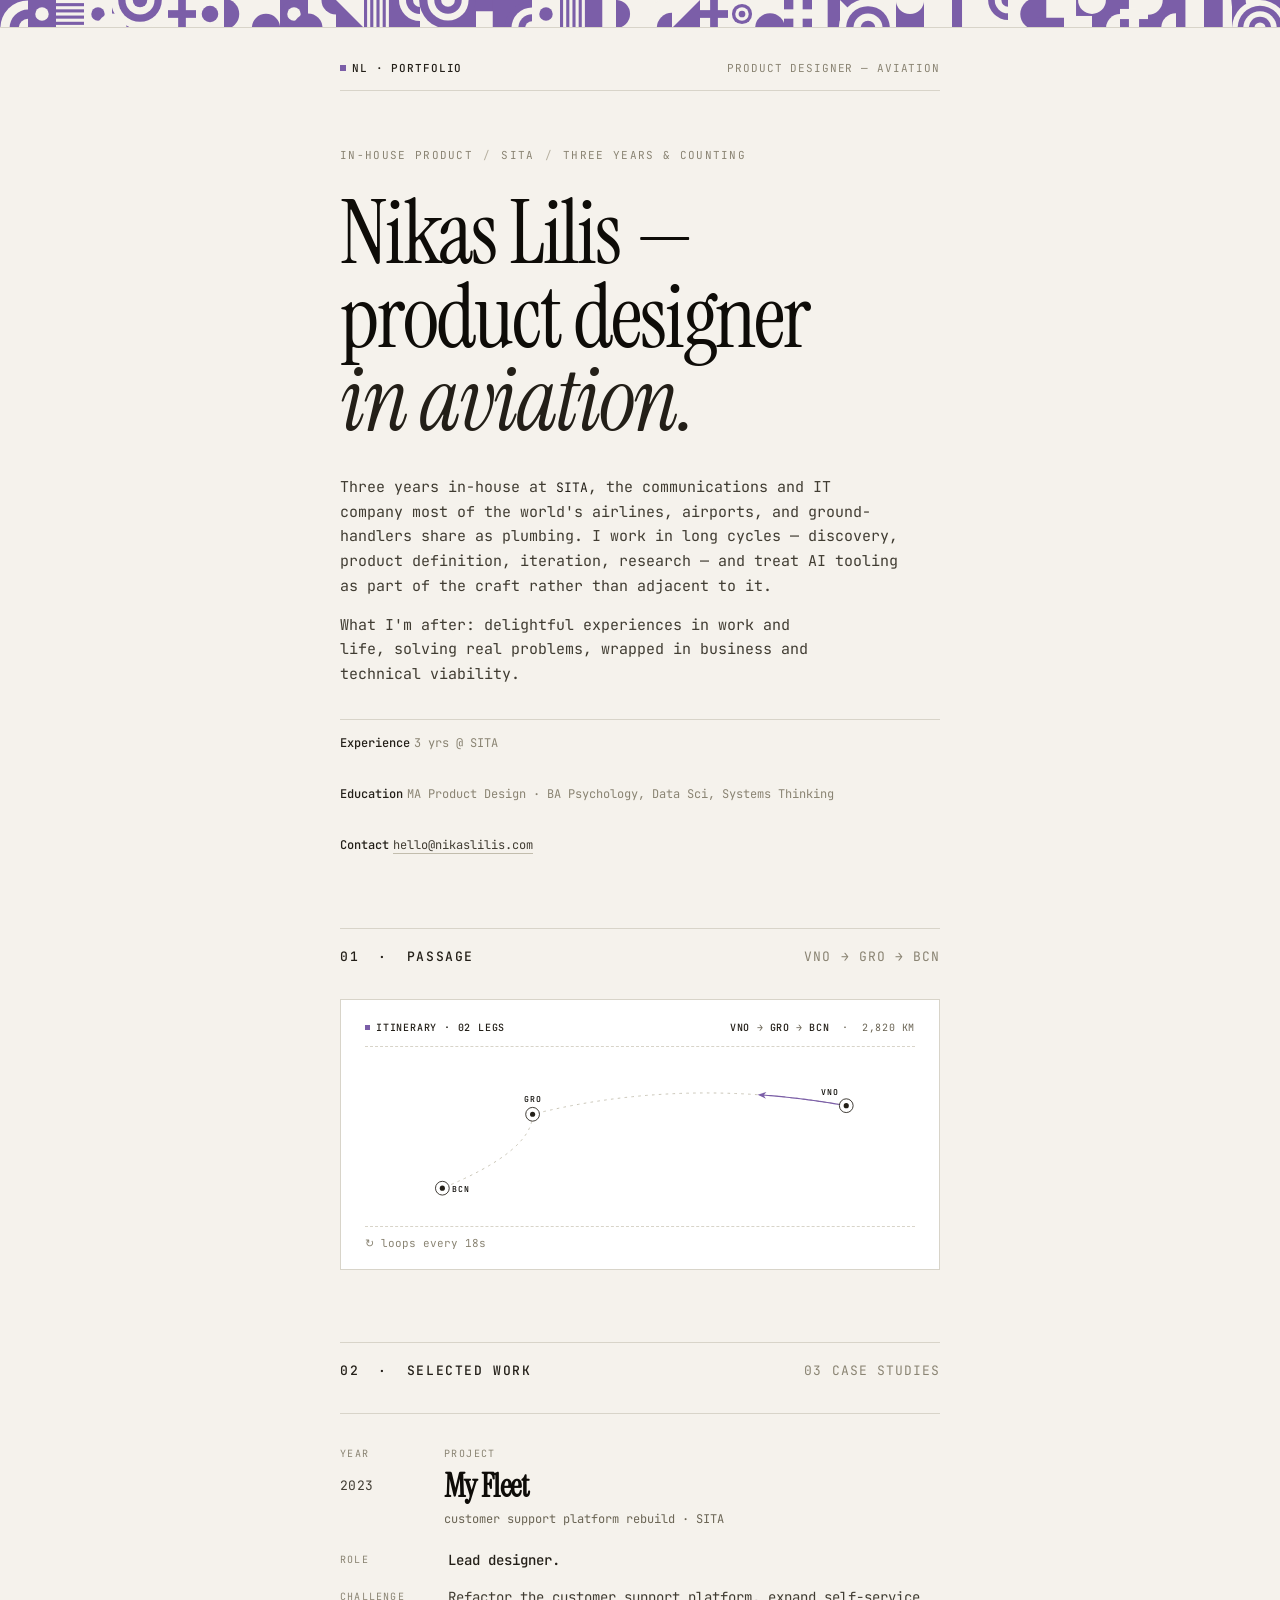
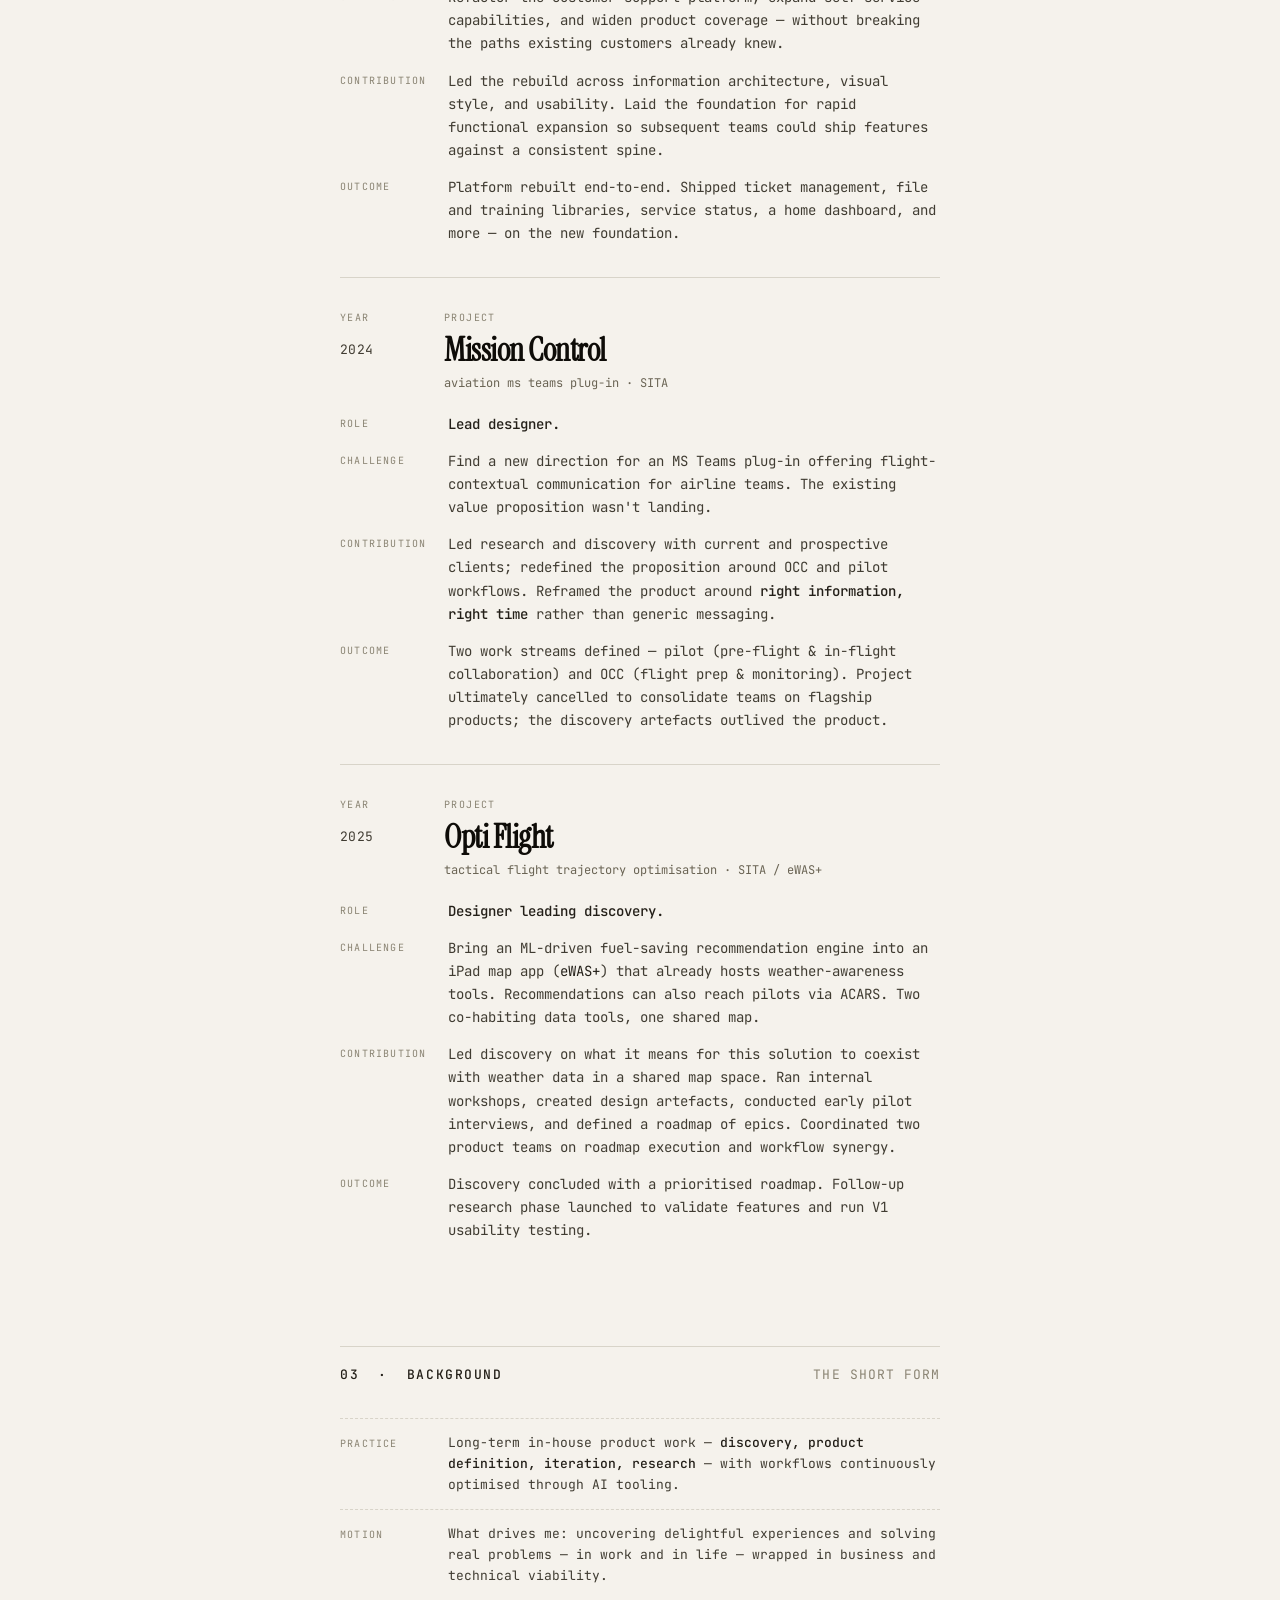
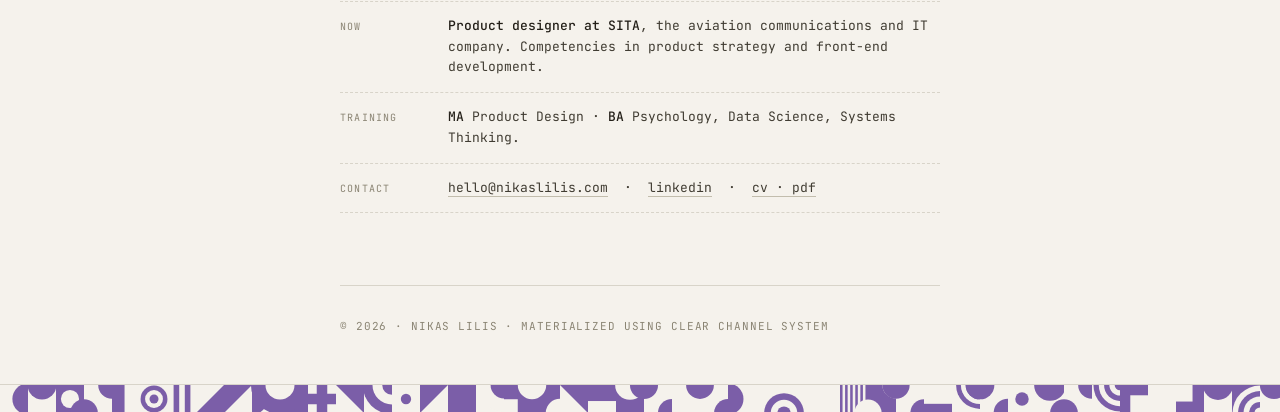
<file: index.html>
<!doctype html>
<html lang="en">
<head>
<meta charset="utf-8">
<meta name="viewport" content="width=device-width,initial-scale=1">
<title>Nikas Lilis — Product Designer</title>
<link rel="preconnect" href="https://fonts.googleapis.com">
<link rel="preconnect" href="https://fonts.gstatic.com" crossorigin>
<link href="https://fonts.googleapis.com/css2?family=Instrument+Serif:ital@0;1&family=JetBrains+Mono:wght@400;500&display=swap" rel="stylesheet">
<style>
/* ─────────────────────────────────────────────────────────────
   Clear Channel — light mode, editorial
   Tokens adapted from the handoff bundle. Accent: ube purple.
   ───────────────────────────────────────────────────────────── */
:root {
  --bg-0: #f5f2ec;
  --bg-1: #ffffff;
  --bg-2: #efece5;
  --bg-3: #e8e4db;

  --line-1: #d8d4c9;
  --line-2: #c2bdad;
  --line-3: #a8a392;

  --fg-5: #b6b0a0;
  --fg-4: #8a8473;
  --fg-3: #6a6454;
  --fg-2: #403c32;
  --fg-1: #231f18;
  --fg-0: #0e0c08;

  --acc: #7b5ea8;
  --acc-soft: #e0d5ef;

  --font-mono: 'JetBrains Mono','SF Mono','Monaco',ui-monospace,monospace;
  --font-serif: 'Instrument Serif', Georgia, 'Times New Roman', serif;

  --s1: 4px; --s2: 8px; --s3: 12px; --s4: 16px;
  --s5: 24px; --s6: 32px; --s7: 48px; --s8: 64px; --s9: 96px;
}

*, *::before, *::after { box-sizing: border-box; margin: 0; padding: 0; }

html { scroll-behavior: smooth; }

body {
  background: var(--bg-0);
  color: var(--fg-2);
  font-family: var(--font-mono);
  font-size: 14px;
  line-height: 1.6;
  font-weight: 400;
  -webkit-font-smoothing: antialiased;
  -moz-osx-font-smoothing: grayscale;
}

::selection { background: var(--fg-1); color: var(--bg-0); }

a {
  color: var(--fg-2);
  text-decoration: none;
  border-bottom: 1px solid var(--line-2);
  transition: border-color 0.2s, color 0.2s;
}
a:hover { color: var(--fg-0); border-bottom-color: var(--fg-1); }

/* ── LAYOUT ── */
.page {
  max-width: 680px;
  margin: 0 auto;
  padding: 32px 40px 48px;
}

/* ── UBE TILE BANDS ── */
.band {
  display: block;
  width: 100%;
  height: 28px;
  background: var(--bg-0);
}
#bandTop    { border-bottom: 1px solid var(--line-1); }
#bandBottom { border-top:    1px solid var(--line-1); }

@media (max-width: 720px) {
  .page { padding: 40px 24px 72px; }
}

/* ── MASTHEAD ── */
.masthead {
  display: flex; justify-content: space-between; align-items: baseline;
  border-bottom: 1px solid var(--line-1);
  padding-bottom: 12px;
  margin-bottom: 56px;
  font-size: 11px;
  letter-spacing: 0.08em;
  text-transform: uppercase;
  color: var(--fg-4);
  gap: 16px;
  flex-wrap: wrap;
}
.masthead .mono-id { color: var(--fg-1); font-weight: 500; }
.masthead .dot {
  display: inline-block; width: 6px; height: 6px;
  background: var(--acc);
  margin-right: 6px; vertical-align: 1px;
  animation: pulse 2.4s ease-in-out infinite;
}
@keyframes pulse { 0%, 100% { opacity: 1 } 50% { opacity: 0.25 } }

/* ── HERO ── */
.kicker {
  font-size: 11px; letter-spacing: 0.12em; text-transform: uppercase;
  color: var(--fg-4); margin-bottom: 28px;
}
.kicker .bar { color: var(--fg-5); margin: 0 10px; }

.title {
  font-family: var(--font-serif);
  font-size: 88px;
  line-height: 0.95;
  letter-spacing: -0.025em;
  color: var(--fg-0);
  margin: 0 0 32px;
  font-weight: 400;
  text-wrap: balance;
}
.title i { font-style: italic; color: var(--fg-1); }

@media (max-width: 720px) {
  .title { font-size: 56px; }
}

.lede {
  font-size: 15px; line-height: 1.65; color: var(--fg-2);
  max-width: 560px; margin-bottom: 14px;
  text-wrap: pretty;
}
.lede .mono { font-family: var(--font-mono); font-size: 13px; color: var(--fg-1); }

.meta {
  font-size: 12px; color: var(--fg-4); margin-top: 32px;
  display: flex; gap: 32px; flex-wrap: wrap;
  border-top: 1px solid var(--line-1);
  padding-top: 14px;
}
.meta b { color: var(--fg-1); font-weight: 500; margin-right: 4px; }

/* ── SECTION HEADER ── */
.h2 {
  display: flex; justify-content: space-between; align-items: baseline;
  font-family: var(--font-mono);
  font-size: 13px;
  text-transform: uppercase;
  letter-spacing: 0.12em;
  color: var(--fg-1);
  font-weight: 500;
  border-top: 1px solid var(--line-1);
  padding-top: 18px;
  margin: 72px 0 32px;
  gap: 16px;
}
.h2 .count { color: var(--fg-4); font-weight: 400; letter-spacing: 0.08em; }

/* ── VIZ (looping flight path) ── */
.viz {
  background: var(--bg-1);
  border: 1px solid var(--line-1);
  padding: 20px 24px 16px;
  margin: 0 0 32px;
}
.viz-strip {
  display: flex; justify-content: space-between; align-items: baseline;
  font-size: 10px; letter-spacing: 0.1em; text-transform: uppercase;
  color: var(--fg-4); padding-bottom: 10px;
  border-bottom: 1px dashed var(--line-1);
  margin-bottom: 14px;
  gap: 12px; flex-wrap: wrap;
}
.viz-strip .flt { color: var(--fg-1); font-weight: 500; letter-spacing: 0.08em; }
.viz-strip .flt .pulse {
  display: inline-block; width: 5px; height: 5px; background: var(--acc);
  margin-right: 6px; vertical-align: 1px;
  animation: pulse 2.4s ease-in-out infinite;
}
.viz-strip .times { color: var(--fg-3); letter-spacing: 0.06em; }
.viz-strip .times b { color: var(--fg-1); font-weight: 500; }

.viz-head {
  display: flex; justify-content: space-between; align-items: baseline;
  font-size: 11px; letter-spacing: 0.08em; text-transform: uppercase;
  color: var(--fg-4); margin-bottom: 14px;
  gap: 12px;
}
.viz-head .place { color: var(--fg-1); font-weight: 500; letter-spacing: 0.04em; }
.viz-head .place em {
  font-family: var(--font-serif); font-style: italic;
  font-size: 15px; letter-spacing: 0; text-transform: none;
  color: var(--fg-0); margin-right: 8px;
}
.viz svg { display: block; width: 100%; height: auto; }
.viz-caption {
  font-size: 11px; color: var(--fg-4); margin-top: 10px;
  display: flex; justify-content: space-between; gap: 12px;
  border-top: 1px dashed var(--line-1); padding-top: 8px;
}
.viz-caption .src { font-family: var(--font-mono); }

/* ── CASE STUDIES ── */
.case {
  padding: 32px 0;
  border-top: 1px solid var(--line-1);
}

.case-head {
  display: grid;
  grid-template-columns: 80px 1fr;
  column-gap: 24px;
  align-items: start;
  margin-bottom: 20px;
}
.case-head .col-label {
  font-family: var(--font-mono);
  font-size: 10px;
  text-transform: uppercase;
  letter-spacing: 0.14em;
  color: var(--fg-4);
  padding-bottom: 8px;
}
.case-date {
  font-family: var(--font-mono);
  font-size: 13px;
  color: var(--fg-2);
  letter-spacing: 0.02em;
  padding-top: 6px;
}
.case-title {
  font-family: var(--font-serif);
  font-size: 32px;
  color: var(--fg-0);
  line-height: 1.05;
  letter-spacing: -0.015em;
  margin: 0;
}
.case-sub {
  font-family: var(--font-mono);
  font-size: 12px;
  color: var(--fg-3);
  margin-top: 6px;
  letter-spacing: 0;
}

.case-body {
  display: grid;
  grid-template-columns: 88px 1fr;
  column-gap: 20px;
  row-gap: 14px;
  margin-top: 20px;
}
.case-body dt {
  font-family: var(--font-mono);
  font-size: 10px;
  letter-spacing: 0.12em;
  text-transform: uppercase;
  color: var(--fg-4);
  padding-top: 3px;
}
.case-body dd {
  font-size: 14px;
  line-height: 1.65;
  color: var(--fg-2);
  text-wrap: pretty;
}
.case-body dd b { color: var(--fg-1); font-weight: 500; }

@media (max-width: 560px) {
  .case-head { grid-template-columns: 1fr; column-gap: 0; }
  .case-head .col-label { display: none; }
  .case-body { grid-template-columns: 1fr; row-gap: 4px; }
  .case-body dd { margin-bottom: 10px; }
}

/* ── BACKGROUND LIST ── */
.bg-rows { margin: 0; }
.bg-row {
  display: grid;
  grid-template-columns: 88px 1fr;
  column-gap: 20px;
  padding: 14px 0;
  border-bottom: 1px dashed var(--line-1);
  font-size: 13px;
  align-items: baseline;
}
.bg-row:first-child { border-top: 1px dashed var(--line-1); }
.bg-row .k {
  font-family: var(--font-mono);
  font-size: 10px;
  letter-spacing: 0.12em;
  text-transform: uppercase;
  color: var(--fg-4);
}
.bg-row .v { color: var(--fg-2); }
.bg-row .v b { color: var(--fg-1); font-weight: 500; }

/* ── SIGN-OFF ── */
.signoff {
  margin-top: 72px;
  padding-top: 32px;
  border-top: 1px solid var(--line-1);
  display: flex; justify-content: space-between; align-items: flex-end;
  color: var(--fg-4); font-size: 11px; letter-spacing: 0.08em;
  text-transform: uppercase;
  gap: 16px;
}
.signoff .mark {
  font-family: var(--font-serif);
  font-size: 42px; line-height: 1; color: var(--fg-0);
  letter-spacing: -0.02em;
  font-style: italic;
  text-transform: none;
}
</style>
</head>
<body>

<canvas id="bandTop" class="band" aria-hidden="true"></canvas>

<div class="page">

  <!-- Masthead -->
  <div class="masthead">
    <div><span class="dot"></span><span class="mono-id">NL · PORTFOLIO</span></div>
    <div>Product designer — aviation</div>
  </div>

  <!-- Hero -->
  <div class="kicker">
    in-house product<span class="bar">/</span>sita<span class="bar">/</span>three years &amp; counting
  </div>
  <h1 class="title">
    Nikas Lilis —<br>
    product designer<br>
    <i>in aviation.</i>
  </h1>

  <p class="lede">
    Three years in-house at <span class="mono">SITA</span>, the communications
    and IT company most of the world's airlines, airports, and ground-handlers
    share as plumbing. I work in long cycles — discovery, product definition,
    iteration, research — and treat AI tooling as part of the craft rather than
    adjacent to it.
  </p>
  <p class="lede">
    What I'm after: delightful experiences in work and life, solving real
    problems, wrapped in business and technical viability.
  </p>

  <div class="meta">
    <div><b>Experience</b>3 yrs @ SITA</div>
    <div><b>Education</b>MA Product Design · BA Psychology, Data Sci, Systems Thinking</div>
    <div><b>Contact</b><a href="#">hello@nikaslilis.com</a></div>
  </div>

  <!-- Flight path viz -->
  <h2 class="h2">
    <span>01 &nbsp;·&nbsp; Passage</span>
    <span class="count">vno → gro → bcn</span>
  </h2>

  <div class="viz">
    <div class="viz-strip">
      <div class="flt"><span class="pulse"></span>itinerary · 02 legs</div>
      <div class="times"><b>VNO</b> → <b>GRO</b> → <b>BCN</b> &nbsp;·&nbsp; 2,820 km</div>
    </div>

    <svg id="pathViz" viewBox="0 0 640 180" aria-hidden="true">
      <!-- dashed full path -->
      <path id="pathFull" d="" fill="none" stroke="var(--line-2)" stroke-width="1" stroke-dasharray="3 5"/>
      <!-- traced (accent) path -->
      <path id="pathTraced" d="" fill="none" stroke="var(--acc)" stroke-width="1.4"/>
      <!-- city markers + labels -->
      <g id="cities"></g>
      <!-- aircraft marker -->
      <g id="plane">
        <path d="M 0 -6 L 4 4 L 0 1 L -4 4 Z" fill="var(--acc)"/>
      </g>
    </svg>

    <div class="viz-caption">
      <div class="src">↻ loops every 18s</div>
    </div>
  </div>

  <!-- Selected work -->
  <h2 class="h2">
    <span>02 &nbsp;·&nbsp; Selected work</span>
    <span class="count">03 case studies</span>
  </h2>

  <!-- Case 1 -->
  <article class="case" id="my-fleet">
    <header class="case-head">
      <div class="col-label">Year</div>
      <div class="col-label">Project</div>
      <div class="case-date">2023</div>
      <div>
        <h3 class="case-title">My Fleet</h3>
        <div class="case-sub">customer support platform rebuild · SITA</div>
      </div>
    </header>
    <dl class="case-body">
      <dt>Role</dt>
      <dd><b>Lead designer.</b></dd>

      <dt>Challenge</dt>
      <dd>
        Refactor the customer support platform, expand self-service
        capabilities, and widen product coverage — without breaking the
        paths existing customers already knew.
      </dd>

      <dt>Contribution</dt>
      <dd>
        Led the rebuild across information architecture, visual style,
        and usability. Laid the foundation for rapid functional expansion
        so subsequent teams could ship features against a consistent spine.
      </dd>

      <dt>Outcome</dt>
      <dd>
        Platform rebuilt end-to-end. Shipped ticket management, file and
        training libraries, service status, a home dashboard, and more —
        on the new foundation.
      </dd>
    </dl>
  </article>

  <!-- Case 2 -->
  <article class="case" id="mission-control">
    <header class="case-head">
      <div class="col-label">Year</div>
      <div class="col-label">Project</div>
      <div class="case-date">2024</div>
      <div>
        <h3 class="case-title">Mission Control</h3>
        <div class="case-sub">aviation ms teams plug-in · SITA</div>
      </div>
    </header>
    <dl class="case-body">
      <dt>Role</dt>
      <dd><b>Lead designer.</b></dd>

      <dt>Challenge</dt>
      <dd>
        Find a new direction for an MS Teams plug-in offering
        flight-contextual communication for airline teams. The existing
        value proposition wasn't landing.
      </dd>

      <dt>Contribution</dt>
      <dd>
        Led research and discovery with current and prospective clients;
        redefined the proposition around OCC and pilot workflows. Reframed
        the product around <b>right information, right time</b> rather than
        generic messaging.
      </dd>

      <dt>Outcome</dt>
      <dd>
        Two work streams defined — pilot (pre-flight &amp; in-flight
        collaboration) and OCC (flight prep &amp; monitoring). Project
        ultimately cancelled to consolidate teams on flagship products;
        the discovery artefacts outlived the product.
      </dd>
    </dl>
  </article>

  <!-- Case 3 -->
  <article class="case" id="opti-flight">
    <header class="case-head">
      <div class="col-label">Year</div>
      <div class="col-label">Project</div>
      <div class="case-date">2025</div>
      <div>
        <h3 class="case-title">Opti Flight</h3>
        <div class="case-sub">tactical flight trajectory optimisation · SITA / eWAS+</div>
      </div>
    </header>
    <dl class="case-body">
      <dt>Role</dt>
      <dd><b>Designer leading discovery.</b></dd>

      <dt>Challenge</dt>
      <dd>
        Bring an ML-driven fuel-saving recommendation engine into an
        iPad map app (<span class="mono" style="font-family: var(--font-mono); color: var(--fg-1);">eWAS+</span>)
        that already hosts weather-awareness tools. Recommendations can
        also reach pilots via ACARS. Two co-habiting data tools, one
        shared map.
      </dd>

      <dt>Contribution</dt>
      <dd>
        Led discovery on what it means for this solution to coexist with
        weather data in a shared map space. Ran internal workshops, created
        design artefacts, conducted early pilot interviews, and defined a
        roadmap of epics. Coordinated two product teams on roadmap execution
        and workflow synergy.
      </dd>

      <dt>Outcome</dt>
      <dd>
        Discovery concluded with a prioritised roadmap. Follow-up research
        phase launched to validate features and run V1 usability testing.
      </dd>
    </dl>
  </article>

  <!-- Background -->
  <h2 class="h2">
    <span>03 &nbsp;·&nbsp; Background</span>
    <span class="count">the short form</span>
  </h2>

  <div class="bg-rows">
    <div class="bg-row">
      <span class="k">Practice</span>
      <span class="v">Long-term in-house product work — <b>discovery, product definition, iteration, research</b> — with workflows continuously optimised through AI tooling.</span>
    </div>
    <div class="bg-row">
      <span class="k">Motion</span>
      <span class="v">What drives me: uncovering delightful experiences and solving real problems — in work and in life — wrapped in business and technical viability.</span>
    </div>
    <div class="bg-row">
      <span class="k">Now</span>
      <span class="v"><b>Product designer at SITA</b>, the aviation communications and IT company. Competencies in product strategy and front-end development.</span>
    </div>
    <div class="bg-row">
      <span class="k">Training</span>
      <span class="v"><b>MA</b> Product Design · <b>BA</b> Psychology, Data Science, Systems Thinking.</span>
    </div>
    <div class="bg-row">
      <span class="k">Contact</span>
      <span class="v"><a href="#">hello@nikaslilis.com</a> &nbsp;·&nbsp; <a href="#">linkedin</a> &nbsp;·&nbsp; <a href="#">cv · pdf</a></span>
    </div>
  </div>

  <!-- Sign-off -->
  <div class="signoff">
    <div>© 2026 · Nikas Lilis · materialized using Clear Channel system</div>
  </div>

</div>

<canvas id="bandBottom" class="band" aria-hidden="true"></canvas>

<script>
/* ─────────────────────────────────────────────────────────────
   Looping itinerary — pure SVG, non-interactive.
   Two quadratic-bezier legs (VNO → GRO → BCN), each with a
   hold at arrival so the plane can "land" before the next leg.
   After the final leg the traced path clears and the cycle
   restarts. ~18s loop.
   ───────────────────────────────────────────────────────────── */
(function() {
  const SVGNS   = 'http://www.w3.org/2000/svg';
  const svg     = document.getElementById('pathViz');
  const fullEl  = document.getElementById('pathFull');
  const traceEl = document.getElementById('pathTraced');
  const cities  = document.getElementById('cities');
  const plane   = document.getElementById('plane');

  // Two layouts: `wide` keeps the original geographic-ish reading
  // (VNO north-east, GRO middle, BCN south-west). `tall` swaps to a
  // vertical S-curve below 560px so labels and markers don't collapse
  // when the SVG is squeezed onto a phone.
  const LAYOUTS = {
    wide: {
      viewBox: '0 0 640 180',
      P: {
        VNO: { x: 560, y: 52  },
        GRO: { x: 195, y: 62  },
        BCN: { x: 90,  y: 148 },
      },
      C1: { x: 370, y: 18  },
      C2: { x: 195, y: 105 },
      labels: [
        { code: 'VNO', lx: -8, ly: -12, anchor: 'end'    },
        { code: 'GRO', lx: 0,  ly: -14, anchor: 'middle' },
        { code: 'BCN', lx: 11, ly: 4,   anchor: 'start'  },
      ],
      ringR: 8, dotR: 3, fontSize: 9.5, planeScale: 1,
    },
    tall: {
      viewBox: '0 0 320 360',
      P: {
        VNO: { x: 240, y: 50  },
        GRO: { x: 80,  y: 180 },
        BCN: { x: 220, y: 310 },
      },
      C1: { x: 290, y: 110 },
      C2: { x: 30,  y: 250 },
      labels: [
        { code: 'VNO', lx: 0,  ly: 28,  anchor: 'middle' },
        { code: 'GRO', lx: 18, ly: 4,   anchor: 'start'  },
        { code: 'BCN', lx: 0,  ly: -18, anchor: 'middle' },
      ],
      ringR: 11, dotR: 4, fontSize: 13, planeScale: 1.5,
    },
  };

  function sample(A, C, B, n) {
    const out = [];
    for (let i = 0; i <= n; i++) {
      const t = i / n, mt = 1 - t;
      out.push({
        x: mt*mt*A.x + 2*mt*t*C.x + t*t*B.x,
        y: mt*mt*A.y + 2*mt*t*C.y + t*t*B.y,
      });
    }
    return out;
  }

  let layout, samples, I_GRO, I_BCN;

  function build(L) {
    layout = L;
    svg.setAttribute('viewBox', L.viewBox);

    fullEl.setAttribute('d',
      `M ${L.P.VNO.x} ${L.P.VNO.y} ` +
      `Q ${L.C1.x} ${L.C1.y} ${L.P.GRO.x} ${L.P.GRO.y} ` +
      `Q ${L.C2.x} ${L.C2.y} ${L.P.BCN.x} ${L.P.BCN.y}`
    );

    const N = 120;
    const leg1 = sample(L.P.VNO, L.C1, L.P.GRO, N);
    const leg2 = sample(L.P.GRO, L.C2, L.P.BCN, N);
    samples = leg1.concat(leg2.slice(1));
    I_GRO = N;
    I_BCN = samples.length - 1;

    while (cities.firstChild) cities.removeChild(cities.firstChild);
    L.labels.forEach(({ code, lx, ly, anchor }) => {
      const p = L.P[code];
      const ring = document.createElementNS(SVGNS, 'circle');
      ring.setAttribute('cx', p.x); ring.setAttribute('cy', p.y);
      ring.setAttribute('r', L.ringR);
      ring.setAttribute('fill', 'var(--bg-1)');
      ring.setAttribute('stroke', 'var(--fg-1)');
      ring.setAttribute('stroke-width', '1');
      cities.appendChild(ring);

      const dot = document.createElementNS(SVGNS, 'circle');
      dot.setAttribute('cx', p.x); dot.setAttribute('cy', p.y);
      dot.setAttribute('r', L.dotR);
      dot.setAttribute('fill', 'var(--fg-1)');
      cities.appendChild(dot);

      const label = document.createElementNS(SVGNS, 'text');
      label.setAttribute('x', p.x + lx);
      label.setAttribute('y', p.y + ly);
      label.setAttribute('text-anchor', anchor);
      label.setAttribute('font-size', L.fontSize);
      label.setAttribute('font-family', 'var(--font-mono)');
      label.setAttribute('fill', 'var(--fg-0)');
      label.setAttribute('letter-spacing', '0.12em');
      label.setAttribute('font-weight', '500');
      label.textContent = code;
      cities.appendChild(label);
    });
  }

  const NARROW = window.matchMedia('(max-width: 560px)');
  const pick   = () => NARROW.matches ? LAYOUTS.tall : LAYOUTS.wide;
  build(pick());
  // matchMedia.addEventListener is supported in all modern browsers;
  // older Safari needs addListener as a fallback.
  if (NARROW.addEventListener) NARROW.addEventListener('change', () => build(pick()));
  else NARROW.addListener(() => build(pick()));

  // Animation phases (ms). Total ≈ 18s.
  const L1 = 6500;   // leg 1 trace
  const H1 = 1500;   // pause at GRO
  const L2 = 6500;   // leg 2 trace
  const H2 = 3000;   // pause at BCN before reset
  const TOTAL = L1 + H1 + L2 + H2;
  let tStart = performance.now();

  function frame(now) {
    const el = now - tStart;
    let idx, paused = false;

    if (el < L1) {
      idx = Math.floor((el / L1) * I_GRO);
    } else if (el < L1 + H1) {
      idx = I_GRO; paused = true;
    } else if (el < L1 + H1 + L2) {
      const p = (el - L1 - H1) / L2;
      idx = I_GRO + Math.floor(p * (I_BCN - I_GRO));
    } else if (el < TOTAL) {
      idx = I_BCN; paused = true;
    } else {
      tStart = now;
      idx = 0;
    }

    idx = Math.max(1, Math.min(I_BCN, idx));

    let d = `M ${samples[0].x} ${samples[0].y}`;
    for (let i = 1; i <= idx; i++) d += ` L ${samples[i].x} ${samples[i].y}`;
    traceEl.setAttribute('d', d);

    const p0 = samples[Math.max(0, idx - 1)];
    const p1 = samples[idx];
    const angle = Math.atan2(p1.y - p0.y, p1.x - p0.x) * 180 / Math.PI + 90;
    plane.setAttribute('transform',
      `translate(${p1.x} ${p1.y}) rotate(${angle}) scale(${layout.planeScale})`);
    plane.setAttribute('opacity', paused ? '0.35' : '1');

    requestAnimationFrame(frame);
  }

  requestAnimationFrame(frame);
})();

/* ─────────────────────────────────────────────────────────────
   Top & bottom decorative bands — horizontal strip of ube tiles.
   Procedural, seeded, redrawn on resize.
   ───────────────────────────────────────────────────────────── */
(function() {
  const CREAM = getComputedStyle(document.documentElement).getPropertyValue('--bg-0').trim() || '#f5f2ec';
  const UBE   = getComputedStyle(document.documentElement).getPropertyValue('--acc').trim() || '#7b5ea8';
  const TILE  = 28;

  function rng(s) {
    let a = s >>> 0;
    return () => {
      a |= 0; a = (a + 0x6D2B79F5) | 0;
      let t = Math.imul(a ^ (a >>> 15), 1 | a);
      t = (t + Math.imul(t ^ (t >>> 7), 61 | t)) ^ t;
      return ((t ^ (t >>> 14)) >>> 0) / 4294967296;
    };
  }

  function quarterArcs(ctx, s, fg, bg, rand) {
    const corner = (rand() * 4) | 0;
    const rings = 2 + ((rand() * 4) | 0);
    const cx = (corner === 1 || corner === 2) ? s : 0;
    const cy = (corner === 2 || corner === 3) ? s : 0;
    const maxR = s * (0.85 + rand() * 0.3);
    for (let i = rings - 1; i >= 0; i--) {
      const r = maxR * ((i + 1) / rings);
      ctx.beginPath();
      ctx.arc(cx, cy, r, 0, Math.PI * 2);
      ctx.fillStyle = (i % 2 === 0) ? fg : bg;
      ctx.fill();
    }
  }
  function doubleArcs(ctx, s, fg, bg, rand) {
    const diag = rand() < 0.5;
    ctx.fillStyle = fg;
    const r = s * (0.48 + rand() * 0.06);
    if (diag) {
      ctx.beginPath(); ctx.arc(0, 0, r, 0, Math.PI * 2); ctx.fill();
      ctx.beginPath(); ctx.arc(s, s, r, 0, Math.PI * 2); ctx.fill();
    } else {
      ctx.beginPath(); ctx.arc(s, 0, r, 0, Math.PI * 2); ctx.fill();
      ctx.beginPath(); ctx.arc(0, s, r, 0, Math.PI * 2); ctx.fill();
    }
  }
  function halfDisk(ctx, s, fg, bg, rand) {
    const side = (rand() * 4) | 0;
    const r = s * (0.48 + rand() * 0.1);
    let cx, cy, a0, a1;
    if      (side === 0) { cx = s/2; cy = 0;   a0 = 0;           a1 = Math.PI; }
    else if (side === 1) { cx = s;   cy = s/2; a0 = Math.PI/2;   a1 = Math.PI*1.5; }
    else if (side === 2) { cx = s/2; cy = s;   a0 = Math.PI;     a1 = Math.PI*2; }
    else                 { cx = 0;   cy = s/2; a0 = -Math.PI/2;  a1 = Math.PI/2; }
    ctx.beginPath();
    ctx.fillStyle = fg;
    ctx.arc(cx, cy, r, a0, a1);
    ctx.fill();
  }
  function concentric(ctx, s, fg, bg, rand) {
    const rings = 2 + ((rand() * 4) | 0);
    const maxR = s * 0.48;
    for (let i = rings - 1; i >= 0; i--) {
      const r = maxR * ((i + 1) / rings);
      ctx.beginPath();
      ctx.arc(s/2, s/2, r, 0, Math.PI * 2);
      ctx.fillStyle = (i % 2 === 0) ? fg : bg;
      ctx.fill();
    }
  }
  function dot(ctx, s, fg, bg, rand) {
    const r = s * (0.15 + rand() * 0.28);
    ctx.beginPath();
    ctx.arc(s/2, s/2, r, 0, Math.PI * 2);
    ctx.fillStyle = fg;
    ctx.fill();
  }
  function plus(ctx, s, fg, bg, rand) {
    const t = s * (0.22 + rand() * 0.22);
    ctx.fillStyle = fg;
    ctx.fillRect((s - t)/2, 0, t, s);
    ctx.fillRect(0, (s - t)/2, s, t);
  }
  function diagHalf(ctx, s, fg, bg, rand) {
    const dir = (rand() * 4) | 0;
    ctx.fillStyle = fg;
    ctx.beginPath();
    if      (dir === 0) { ctx.moveTo(0,0); ctx.lineTo(s,0); ctx.lineTo(0,s); }
    else if (dir === 1) { ctx.moveTo(0,0); ctx.lineTo(s,0); ctx.lineTo(s,s); }
    else if (dir === 2) { ctx.moveTo(s,0); ctx.lineTo(s,s); ctx.lineTo(0,s); }
    else                { ctx.moveTo(0,0); ctx.lineTo(s,s); ctx.lineTo(0,s); }
    ctx.closePath();
    ctx.fill();
  }
  function bars(ctx, s, fg, bg, rand) {
    const n = 2 + ((rand() * 4) | 0);
    const vertical = rand() < 0.5;
    const slots = n * 2 + 1;
    const step = s / slots;
    ctx.fillStyle = fg;
    for (let i = 0; i < n; i++) {
      const off = (i * 2 + 1) * step;
      if (vertical) ctx.fillRect(off, 0, step, s);
      else           ctx.fillRect(0, off, s, step);
    }
  }
  function lBlock(ctx, s, fg, bg, rand) {
    const t = s * (0.35 + rand() * 0.2);
    const corner = (rand() * 4) | 0;
    ctx.fillStyle = fg;
    if      (corner === 0) { ctx.fillRect(0,0,s,t); ctx.fillRect(0,0,t,s); }
    else if (corner === 1) { ctx.fillRect(0,0,s,t); ctx.fillRect(s - t,0,t,s); }
    else if (corner === 2) { ctx.fillRect(s - t,0,t,s); ctx.fillRect(0,s - t,s,t); }
    else                   { ctx.fillRect(0,0,t,s); ctx.fillRect(0,s - t,s,t); }
  }
  function halfSplit(ctx, s, fg, bg, rand) {
    const vertical = rand() < 0.5;
    const p = 0.3 + rand() * 0.4;
    ctx.fillStyle = fg;
    if (vertical) ctx.fillRect(0, 0, s * p, s);
    else           ctx.fillRect(0, 0, s, s * p);
  }

  const TILES = [
    quarterArcs, quarterArcs,
    doubleArcs,
    halfDisk, halfDisk,
    concentric,
    dot,
    plus,
    diagHalf,
    bars,
    lBlock,
    halfSplit,
  ];

  const dpr = Math.max(1, window.devicePixelRatio || 1);

  function drawBand(canvas, seed) {
    const w = canvas.clientWidth;
    const h = canvas.clientHeight;
    canvas.width  = w * dpr;
    canvas.height = h * dpr;
    const ctx = canvas.getContext('2d');
    ctx.setTransform(dpr, 0, 0, dpr, 0, 0);
    ctx.fillStyle = CREAM;
    ctx.fillRect(0, 0, w, h);

    const rand = rng(seed);
    const cols = Math.ceil(w / TILE);
    for (let i = 0; i < cols; i++) {
      const x = i * TILE;
      const flip = rand() < 0.32;
      const bg = flip ? UBE : CREAM;
      const fg = flip ? CREAM : UBE;

      ctx.save();
      ctx.translate(x, 0);
      ctx.fillStyle = bg;
      ctx.fillRect(0, 0, TILE + 0.5, TILE);
      const empty = rand() < 0.08;
      if (!empty) {
        const tile = TILES[(rand() * TILES.length) | 0];
        tile(ctx, TILE, fg, bg, rand);
      }
      ctx.restore();
    }
  }

  const top = document.getElementById('bandTop');
  const bot = document.getElementById('bandBottom');
  const seedTop = 0x4e4c01;   // "NL-01"
  const seedBot = 0x4e4c99;

  function drawAll() {
    drawBand(top, seedTop);
    drawBand(bot, seedBot);
  }

  drawAll();
  let rTimer = null;
  window.addEventListener('resize', () => {
    clearTimeout(rTimer);
    rTimer = setTimeout(drawAll, 120);
  });
})();
</script>

</body>
</html>
</file>
